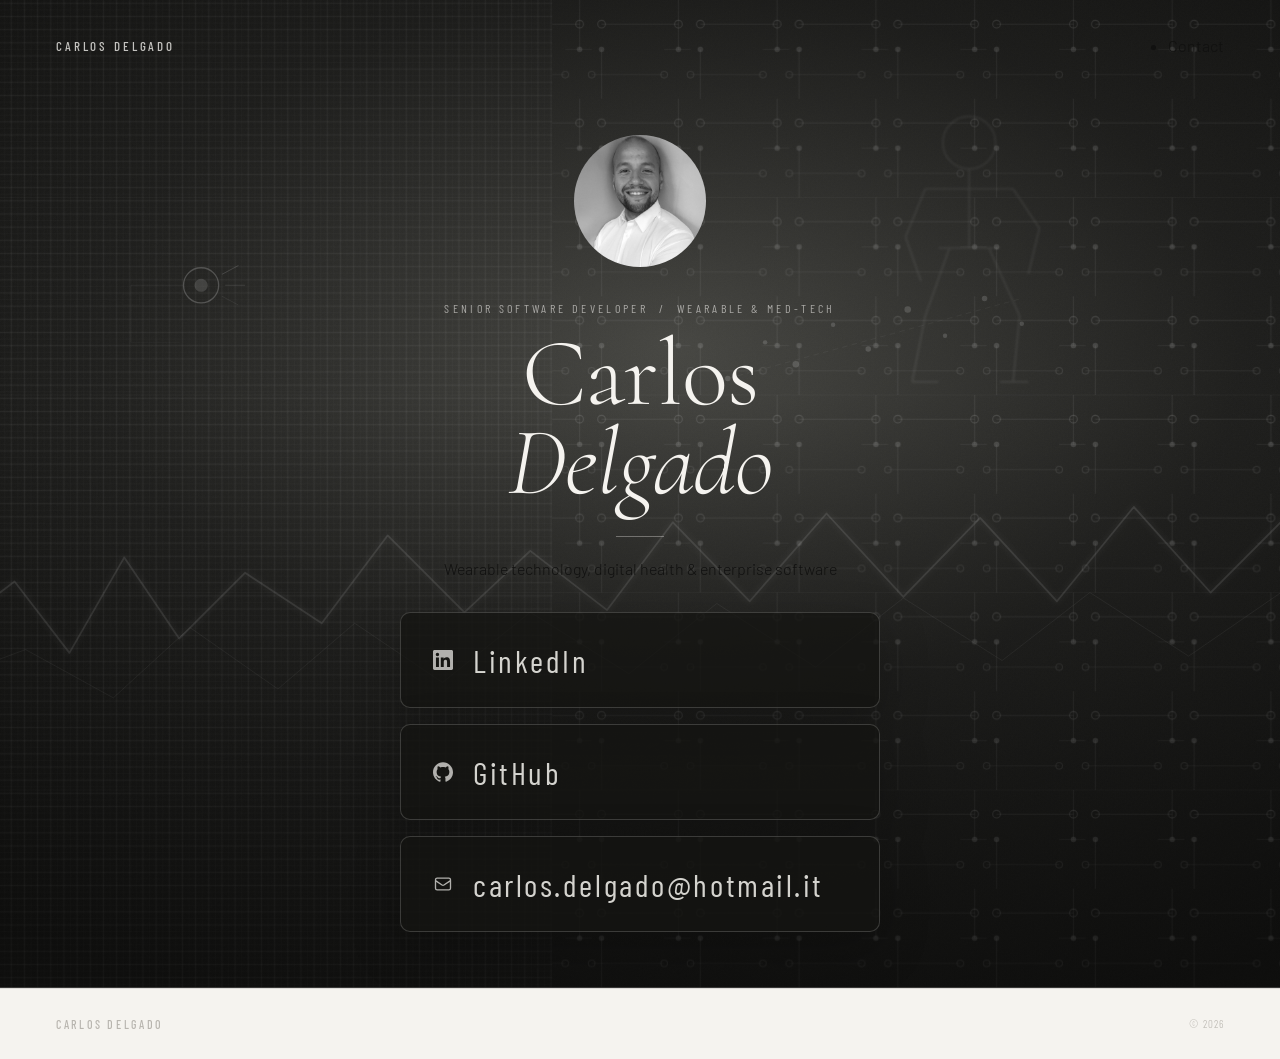
<file: index.html>
<!DOCTYPE html>
<html lang="en">

<head>
  <meta charset="UTF-8" />
  <meta name="viewport" content="width=device-width, initial-scale=1.0" />
  <title>Carlos Delgado</title>
  <link rel="preconnect" href="https://fonts.googleapis.com" />
  <link rel="preconnect" href="https://fonts.gstatic.com" crossorigin />
  <link
    href="https://fonts.googleapis.com/css2?family=Cormorant:ital,wght@0,300;0,400;0,500;1,300;1,400&family=Barlow:wght@300;400;500&family=Barlow+Condensed:wght@300;400;500;600&display=swap"
    rel="stylesheet" />

  <link rel="stylesheet" href="styles.css" />

</head>

<body>

  <!-- ══════════════════════════════════════════════
     SECTION 1 — HERO + CONTACT
══════════════════════════════════════════════ -->
  <section class="hero" id="home">


    <div class="hero-bg">
      <svg xmlns="http://www.w3.org/2000/svg" width="100%" height="100%" viewBox="0 0 1440 900"
        preserveAspectRatio="xMidYMid slice">
        <defs>
          <filter id="grain" x="0%" y="0%" width="100%" height="100%">
            <feTurbulence type="fractalNoise" baseFrequency="0.68" numOctaves="4" stitchTiles="stitch" result="noise" />
            <feColorMatrix type="saturate" values="0" in="noise" result="grayNoise" />
            <feBlend in="SourceGraphic" in2="grayNoise" mode="multiply" result="blended" />
            <feComposite in="blended" in2="SourceGraphic" operator="in" />
          </filter>
          <filter id="softBlur">
            <feGaussianBlur stdDeviation="0.8" />
          </filter>
          <filter id="glow">
            <feGaussianBlur stdDeviation="3" result="b" />
            <feMerge>
              <feMergeNode in="b" />
              <feMergeNode in="SourceGraphic" />
            </feMerge>
          </filter>


          <radialGradient id="bg" cx="52%" cy="35%" r="72%">
            <stop offset="0%" stop-color="#555550" />
            <stop offset="50%" stop-color="#222220" />
            <stop offset="100%" stop-color="#080807" />
          </radialGradient>


          <pattern id="weave" x="0" y="0" width="12" height="12" patternUnits="userSpaceOnUse">
            <line x1="0" y1="3" x2="12" y2="3" stroke="rgba(255,255,255,0.065)" stroke-width="1.2" />
            <line x1="0" y1="9" x2="12" y2="9" stroke="rgba(255,255,255,0.035)" stroke-width="0.6" />
            <line x1="3" y1="0" x2="3" y2="12" stroke="rgba(255,255,255,0.065)" stroke-width="1.2" />
            <line x1="9" y1="0" x2="9" y2="12" stroke="rgba(255,255,255,0.035)" stroke-width="0.6" />
          </pattern>


          <pattern id="pcb" x="0" y="0" width="90" height="90" patternUnits="userSpaceOnUse">
            <line x1="0" y1="22" x2="35" y2="22" stroke="rgba(255,255,255,0.11)" stroke-width="1" />
            <line x1="55" y1="22" x2="90" y2="22" stroke="rgba(255,255,255,0.11)" stroke-width="1" />
            <line x1="0" y1="68" x2="22" y2="68" stroke="rgba(255,255,255,0.08)" stroke-width="1" />
            <line x1="46" y1="68" x2="90" y2="68" stroke="rgba(255,255,255,0.08)" stroke-width="1" />
            <line x1="35" y1="0" x2="35" y2="45" stroke="rgba(255,255,255,0.09)" stroke-width="1" />
            <line x1="55" y1="45" x2="55" y2="90" stroke="rgba(255,255,255,0.09)" stroke-width="1" />
            <line x1="22" y1="45" x2="46" y2="45" stroke="rgba(255,255,255,0.07)" stroke-width="1" />
            <circle cx="35" cy="22" r="3.5" fill="none" stroke="rgba(255,255,255,0.18)" stroke-width="1" />
            <circle cx="55" cy="22" r="3.5" fill="none" stroke="rgba(255,255,255,0.18)" stroke-width="1" />
            <circle cx="22" cy="68" r="3" fill="none" stroke="rgba(255,255,255,0.13)" stroke-width="1" />
            <circle cx="46" cy="68" r="3" fill="none" stroke="rgba(255,255,255,0.13)" stroke-width="1" />
            <circle cx="35" cy="45" r="2.5" fill="rgba(255,255,255,0.20)" />
            <circle cx="55" cy="45" r="2.5" fill="rgba(255,255,255,0.20)" />
          </pattern>
        </defs>


        <rect width="1440" height="900" fill="url(#bg)" />


        <rect x="0" y="0" width="640" height="900" fill="url(#weave)" opacity="0.95" />


        <rect x="640" y="0" width="800" height="900" fill="url(#pcb)" opacity="0.90" />


        <g filter="url(#glow)" opacity="0.48">
          <polyline points="
            40,570 100,568 150,530 200,595
            250,508 300,582 360,522 430,568
            490,488 560,558 620,502 690,556
            750,476 820,548 890,468 960,544
            1030,472 1100,548 1170,462 1240,540
            1310,470 1380,542 1440,476" fill="none" stroke="rgba(255,255,255,0.32)" stroke-width="1.6"
            stroke-linejoin="round" />
        </g>


        <g opacity="0.16">
          <polyline points="
            0,620 90,618 160,592 240,636
            310,572 390,628 460,568 540,622
            620,558 710,614 790,550 880,608
            960,545 1050,602 1130,540 1220,598
            1310,536 1440,592" fill="none" stroke="rgba(255,255,255,0.55)" stroke-width="0.9"
            stroke-linejoin="round" />
        </g>


        <g transform="translate(1020,130)" opacity="0.11" filter="url(#softBlur)">
          <circle cx="0" cy="0" r="24" fill="none" stroke="white" stroke-width="1.5" />
          <line x1="0" y1="24" x2="0" y2="96" stroke="white" stroke-width="1.5" />
          <line x1="-40" y1="42" x2="40" y2="42" stroke="white" stroke-width="1.5" />
          <line x1="-40" y1="42" x2="-58" y2="86" stroke="white" stroke-width="1.5" />
          <line x1="-58" y1="86" x2="-44" y2="126" stroke="white" stroke-width="1.5" />
          <line x1="40" y1="42" x2="64" y2="78" stroke="white" stroke-width="1.5" />
          <line x1="64" y1="78" x2="54" y2="120" stroke="white" stroke-width="1.5" />
          <line x1="-28" y1="96" x2="28" y2="96" stroke="white" stroke-width="1.5" />
          <line x1="-18" y1="96" x2="-40" y2="158" stroke="white" stroke-width="1.5" />
          <line x1="-40" y1="158" x2="-52" y2="218" stroke="white" stroke-width="1.5" />
          <line x1="18" y1="96" x2="46" y2="158" stroke="white" stroke-width="1.5" />
          <line x1="46" y1="158" x2="40" y2="218" stroke="white" stroke-width="1.5" />
          <line x1="-52" y1="218" x2="-28" y2="218" stroke="white" stroke-width="1.5" />
          <line x1="28" y1="218" x2="54" y2="218" stroke="white" stroke-width="1.5" />
        </g>


        <g transform="translate(320,260)" opacity="0.28">
          <circle cx="0" cy="0" r="16" fill="none" stroke="white" stroke-width="1.2" />
          <circle cx="0" cy="0" r="6" fill="rgba(255,255,255,0.65)" />
          <line x1="19" y1="-10" x2="34" y2="-18" stroke="white" stroke-width="0.9" opacity="0.7" />
          <line x1="22" y1="0" x2="40" y2="0" stroke="white" stroke-width="0.9" opacity="0.5" />
          <line x1="19" y1="10" x2="34" y2="18" stroke="white" stroke-width="0.9" opacity="0.3" />
          <line x1="-16" y1="0" x2="-64" y2="0" stroke="white" stroke-width="0.7" opacity="0.35" />
          <line x1="-64" y1="0" x2="-64" y2="52" stroke="white" stroke-width="0.7" opacity="0.25" />
          <line x1="-64" y1="52" x2="-20" y2="52" stroke="white" stroke-width="0.7" opacity="0.15" />
          <rect x="-72" y="8" width="16" height="10" fill="none" stroke="rgba(255,255,255,0.12)" stroke-width="0.6"
            rx="1" />
        </g>


        <g opacity="0.20">
          <circle cx="800" cy="345" r="2.5" fill="white" />
          <circle cx="834" cy="312" r="2" fill="white" />
          <circle cx="862" cy="332" r="3" fill="white" />
          <circle cx="896" cy="296" r="2" fill="white" />
          <circle cx="928" cy="318" r="2.5" fill="white" />
          <circle cx="964" cy="282" r="3" fill="white" />
          <circle cx="998" cy="306" r="2" fill="white" />
          <circle cx="1034" cy="272" r="2.5" fill="white" />
          <circle cx="1068" cy="295" r="2" fill="white" />
          <line x1="800" y1="345" x2="1068" y2="272" stroke="white" stroke-width="0.6" stroke-dasharray="5 4"
            opacity="0.45" />
        </g>


        <g opacity="0.035">
          <line x1="0" y1="180" x2="1440" y2="180" stroke="white" stroke-width="1" />
          <line x1="0" y1="360" x2="1440" y2="360" stroke="white" stroke-width="1" />
          <line x1="0" y1="540" x2="1440" y2="540" stroke="white" stroke-width="1" />
          <line x1="0" y1="720" x2="1440" y2="720" stroke="white" stroke-width="1" />
        </g>


        <rect width="1440" height="900" fill="rgba(0,0,0,0.08)" filter="url(#grain)" opacity="0.45" />
      </svg>
    </div>

    <div class="hero-veil"></div>

    <nav class="hero-nav">
      <span class="hero-nav-name">Carlos Delgado</span>

      <ul class="hero-nav-links">
        <li>
          <a href="mailto:carlos.delgado@hotmail.it">
            Contact
          </a>
        </li>
      </ul>
    </nav>

    <div class="hero-center">

      <!-- GROUP 1: PHOTO -->
      <img src="image.png" alt="Carlos Delgado" class="hero-photo" />

      <!-- GROUP 2: TITLES -->
      <div class="hero-body">

        <p class="hero-eyebrow">
          Senior Software Developer
          &nbsp;/&nbsp;
          Wearable &amp; Med-Tech
        </p>

        <h1 class="hero-name">
          Carlos<br>
          <em>Delgado</em>
        </h1>

        <div class="hero-rule"></div>

        <p class="hero-tagline">
          Wearable technology, digital health &amp;
          enterprise software
        </p>

      </div>

      <!-- GROUP 3: CONTACTS -->
      <div class="hero-contact">

        <a href="https://www.linkedin.com/in/carlosomardelgado/" target="_blank" rel="noopener noreferrer"
          class="contact-item">

          <svg width="14" height="14" viewBox="0 0 24 24" fill="currentColor">
            <path
              d="M20.447 20.452h-3.554v-5.569c0-1.328-.027-3.037-1.852-3.037-1.853 0-2.136 1.445-2.136 2.939v5.667H9.351V9h3.414v1.561h.046c.477-.9 1.637-1.85 3.37-1.85 3.601 0 4.267 2.37 4.267 5.455v6.286zM5.337 7.433a2.062 2.062 0 01-2.063-2.065 2.064 2.064 0 112.063 2.065zm1.782 13.019H3.555V9h3.564v11.452zM22.225 0H1.771C.792 0 0 .774 0 1.729v20.542C0 23.227.792 24 1.771 24h20.451C23.2 24 24 23.227 24 22.271V1.729C24 .774 23.2 0 22.222 0h.003z" />
          </svg>

          LinkedIn

        </a>

        <a href="https://github.com/Carltesio" target="_blank" rel="noopener noreferrer" class="contact-item">

          <svg width="14" height="14" viewBox="0 0 24 24" fill="currentColor">
            <path
              d="M12 .297c-6.63 0-12 5.373-12 12 0 5.303 3.438 9.8 8.205 11.385.6.113.82-.258.82-.577 0-.285-.01-1.04-.015-2.04-3.338.724-4.042-1.61-4.042-1.61C4.422 18.07 3.633 17.7 3.633 17.7c-1.087-.744.084-.729.084-.729 1.205.084 1.838 1.236 1.838 1.236 1.07 1.835 2.809 1.305 3.495.998.108-.776.417-1.305.76-1.605-2.665-.3-5.466-1.332-5.466-5.93 0-1.31.465-2.38 1.235-3.22-.135-.303-.54-1.523.105-3.176 0 0 1.005-.322 3.3 1.23.96-.267 1.98-.399 3-.405 1.02.006 2.04.138 3 .405 2.28-1.552 3.285-1.23 3.285-1.23.645 1.653.24 2.873.12 3.176.765.84 1.23 1.91 1.23 3.22 0 4.61-2.805 5.625-5.475 5.92.42.36.81 1.096.81 2.22 0 1.606-.015 2.896-.015 3.286 0 .315.21.69.825.57C20.565 22.092 24 17.592 24 12.297c0-6.627-5.373-12-12-12" />
          </svg>

          GitHub

        </a>

        <a href="mailto:carlos.delgado@hotmail.it" class="contact-item">

          <svg width="14" height="14" fill="none" viewBox="0 0 24 24" stroke="currentColor" stroke-width="1.6">
            <path stroke-linecap="round" stroke-linejoin="round"
              d="M3 8l7.89 5.26a2 2 0 002.22 0L21 8M5 19h14a2 2 0 002-2V7a2 2 0 00-2-2H5a2 2 0 00-2 2v10a2 2 0 002 2z" />
          </svg>

          carlos.delgado@hotmail.it

        </a>

      </div>

    </div>

  </section>

  <footer>
    <span class="footer-name">Carlos Delgado</span>
    <span class="footer-copy">© 2026</span>
  </footer>

  <script src="script.js" defer></script>


</body>
</file>
<file: styles.css>
/* ── TOKENS ─────────────────────────────────── */
    :root {
      --ink: #111110;
      --ink-mid: #3a3935;
      --ink-soft: #7a7870;
      --ink-pale: #b8b5af;
      --paper: #f5f3ef;
      --paper-2: #eceae4;
      --paper-3: #e6e2db;
      --rule: rgba(17, 17, 16, 0.10);

      --font-serif: 'Cormorant', Georgia, serif;
      --font-sans: 'Barlow', sans-serif;
      --font-cond: 'Barlow Condensed', sans-serif;
    }

    /* ── RESET ──────────────────────────────────── */
    *,
    *::before,
    *::after {
      box-sizing: border-box;
      margin: 0;
      padding: 0;
    }

    html {
      scroll-behavior: smooth;
      font-size: 16px;
    }

    body {
      background: var(--paper);
      color: var(--ink);
      font-family: var(--font-sans);
      font-weight: 300;
      -webkit-font-smoothing: antialiased;
      overflow-x: hidden;
    }

    a {
      color: inherit;
      text-decoration: none;
    }

    ::selection {
      background: var(--ink);
      color: var(--paper);
    }

    /* ── HERO ───────────────────────────────────── */
    .hero {
      position: relative;
      width: 100%;
      min-height: 100vh;
      overflow: hidden;
      display: flex;
      flex-direction: column;
    }

    .hero-center {
      position: relative;
      z-index: 10;
      flex: 1;
      display: flex;
      flex-direction: column;
      align-items: center;
      justify-content: center;
      gap: 34px;
      padding: 80px 28px 56px;
      text-align: center;
    }

    .hero-bg {
      position: absolute;
      inset: 0;
      z-index: 0;
    }

    .hero-veil {
      position: absolute;
      inset: 0;
      z-index: 1;
      background:
        linear-gradient(to bottom,
          rgba(17, 17, 16, 0.38) 0%,
          rgba(17, 17, 16, 0.18) 40%,
          rgba(17, 17, 16, 0.62) 100%);
    }

    /* ── NAV ── */
    .hero-nav {
      position: relative;
      z-index: 10;
      display: flex;
      align-items: center;
      justify-content: space-between;
      padding: 36px 56px 0;
      animation: fadeIn 1.2s ease both;
    }

    .hero-nav-name {
      font-family: var(--font-cond);
      font-size: 13px;
      font-weight: 500;
      letter-spacing: 0.22em;
      text-transform: uppercase;
      color: rgba(245, 243, 239, 0.78);
    }



    /* ── HERO BODY ── */
    .hero-body {
      position: relative;
      z-index: 10;
      padding: 0;
      min-height: auto;
      display: flex;
      flex-direction: column;
      align-items: center;
    }

    .hero-eyebrow {
      font-family: var(--font-cond);
      font-size: 12px;
      font-weight: 400;
      letter-spacing: 0.28em;
      text-transform: uppercase;
      color: rgba(245, 243, 239, 0.58);
      margin-bottom: 14px;
      animation: fadeUp 1s 0.3s ease both;
    }

    .hero-photo {
      width: 132px;
      height: 132px;
      object-fit: cover;
      border-radius: 50%;
      border: none;
      outline: none;
      box-shadow: none;
      opacity: 0;
      animation: photoFadeIn 1.2s 0.15s ease forwards;
    }


    .hero-name {
      font-family: var(--font-serif);
      font-weight: 300;
      font-size: clamp(50px, 7.5vw, 102px);
      line-height: 0.93;
      letter-spacing: -0.01em;
      color: #f5f3ef;
      animation: fadeUp 1s 0.45s ease both;
    }

    .hero-name em {
      font-style: italic;
    }

    .hero-rule {
      width: 48px;
      height: 1px;
      background: rgba(245, 243, 239, 0.34);
      margin: 28px 0 22px;
      animation: none;
    }

    .hero-tagline {
      max-width: 620px;
    }

    /* ── CONTACT STACK ── */
    .hero-contact {
      position: relative;
      z-index: 10;
      top: auto;
      right: auto;
      bottom: auto;
      width: min(480px, calc(100vw - 56px));
      transform: none;
      display: flex;
      flex-direction: column;
      gap: 16px;
      animation: fadeIn 1.4s 0.9s ease both;
    }

    @keyframes photoFadeIn {
      from {
        opacity: 0;
        transform: translateY(14px);
        filter: blur(10px);
      }

      to {
        opacity: 1;
        transform: translateY(0);
        filter: blur(0);
      }
    }

    .contact-item {
      display: flex;
      align-items: center;
      gap: 20px;
      padding: 28px 32px;
      background: rgba(20, 20, 18, 0.76);
      backdrop-filter: blur(14px);
      -webkit-backdrop-filter: blur(14px);
      border: 1px solid rgba(245, 243, 239, 0.18);
      border-radius: 10px;
      box-shadow: 0 18px 50px rgba(0, 0, 0, 0.22);
      font-family: var(--font-cond);
      font-size: clamp(24px, 2.5vw, 38px);
      font-weight: 400;
      letter-spacing: 0.08em;
      color: rgba(245, 243, 239, 0.86);
      transition: background 0.25s, color 0.25s, opacity 0.25s;
      white-space: nowrap;
    }

    .contact-item:hover {
      background: rgba(31, 31, 28, 0.86);
      color: rgba(245, 243, 239, 1);
    }

    .contact-item svg {
      width: 20px;
      height: 20px;
      flex-shrink: 0;
      opacity: 0.82;
      transition: opacity 0.25s;
    }

    .contact-item:hover svg {
      opacity: 1;
    }

    /* ── FOOTER ── */
    footer {
      padding: 28px 56px;
      border-top: 1px solid var(--rule);
      display: flex;
      align-items: center;
      justify-content: space-between;
    }

    .footer-name {
      font-family: var(--font-cond);
      font-size: 12px;
      font-weight: 500;
      letter-spacing: 0.22em;
      text-transform: uppercase;
      color: var(--ink-pale);
    }

    .footer-copy {
      font-family: var(--font-cond);
      font-size: 11px;
      letter-spacing: 0.1em;
      color: var(--ink-pale);
    }

    /* ── ANIMATIONS ── */
    @keyframes fadeIn {
      from {
        opacity: 0;
      }

      to {
        opacity: 1;
      }
    }

    @keyframes fadeUp {
      from {
        opacity: 0;
        transform: translateY(18px);
      }

      to {
        opacity: 1;
        transform: translateY(0);
      }
    }

    @keyframes expandW {
      from {
        width: 0;
      }

      to {
        width: 48px;
      }
    }

    .reveal {
      opacity: 0;
      transform: translateY(22px);
      transition: opacity 0.85s ease, transform 0.85s ease;
    }

    .reveal.visible {
      opacity: 1;
      transform: translateY(0);
    }

    .reveal-delay-1 {
      transition-delay: 0.15s;
    }

    .reveal-delay-2 {
      transition-delay: 0.28s;
    }

    .reveal-delay-3 {
      transition-delay: 0.45s;
    }

    /* ── RESPONSIVE ── */
    @media (max-width: 860px) {
      .hero {
        height: auto;
        min-height: 0;
        max-height: none;
      }

      .hero-nav {
        padding: 26px 28px 0;
      }

      .hero-body {
        padding: 0 28px 36px;
        min-height: 420px;
      }

      .hero-contact {
        position: relative;
        top: auto;
        right: auto;
        width: auto;
        margin: 0 28px 32px;
        transform: none;
      }

      .contact-item {
        padding: 22px 24px;
        font-size: clamp(22px, 6vw, 32px);
      }

      footer {
        padding: 22px 28px;
        flex-direction: column;
        gap: 8px;
        text-align: center;
      }
    }

    @media (max-width: 520px) {
      .hero-name {
        font-size: 42px;
      }

      .contact-item {
        gap: 14px;
        padding: 20px;
        letter-spacing: 0.06em;
      }

      .contact-item svg {
        width: 18px;
        height: 18px;
      }
    }
</file>
